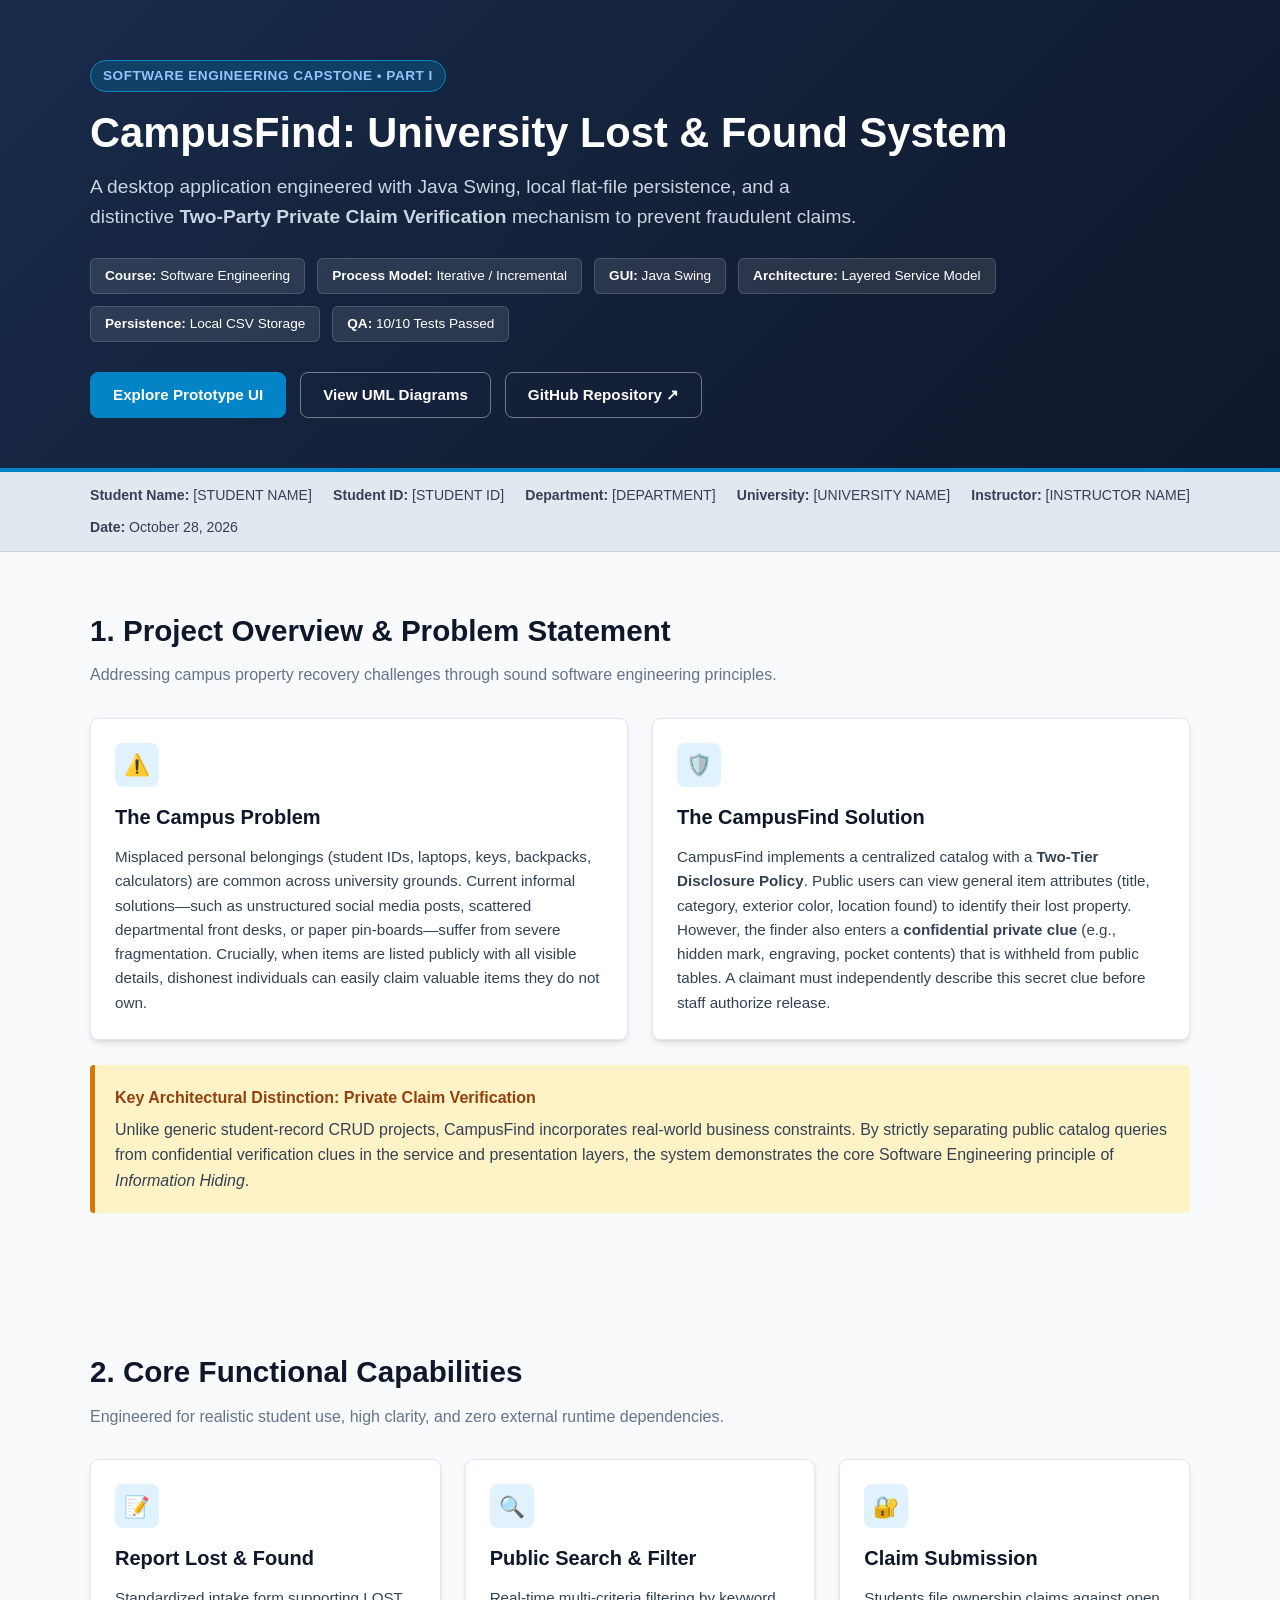
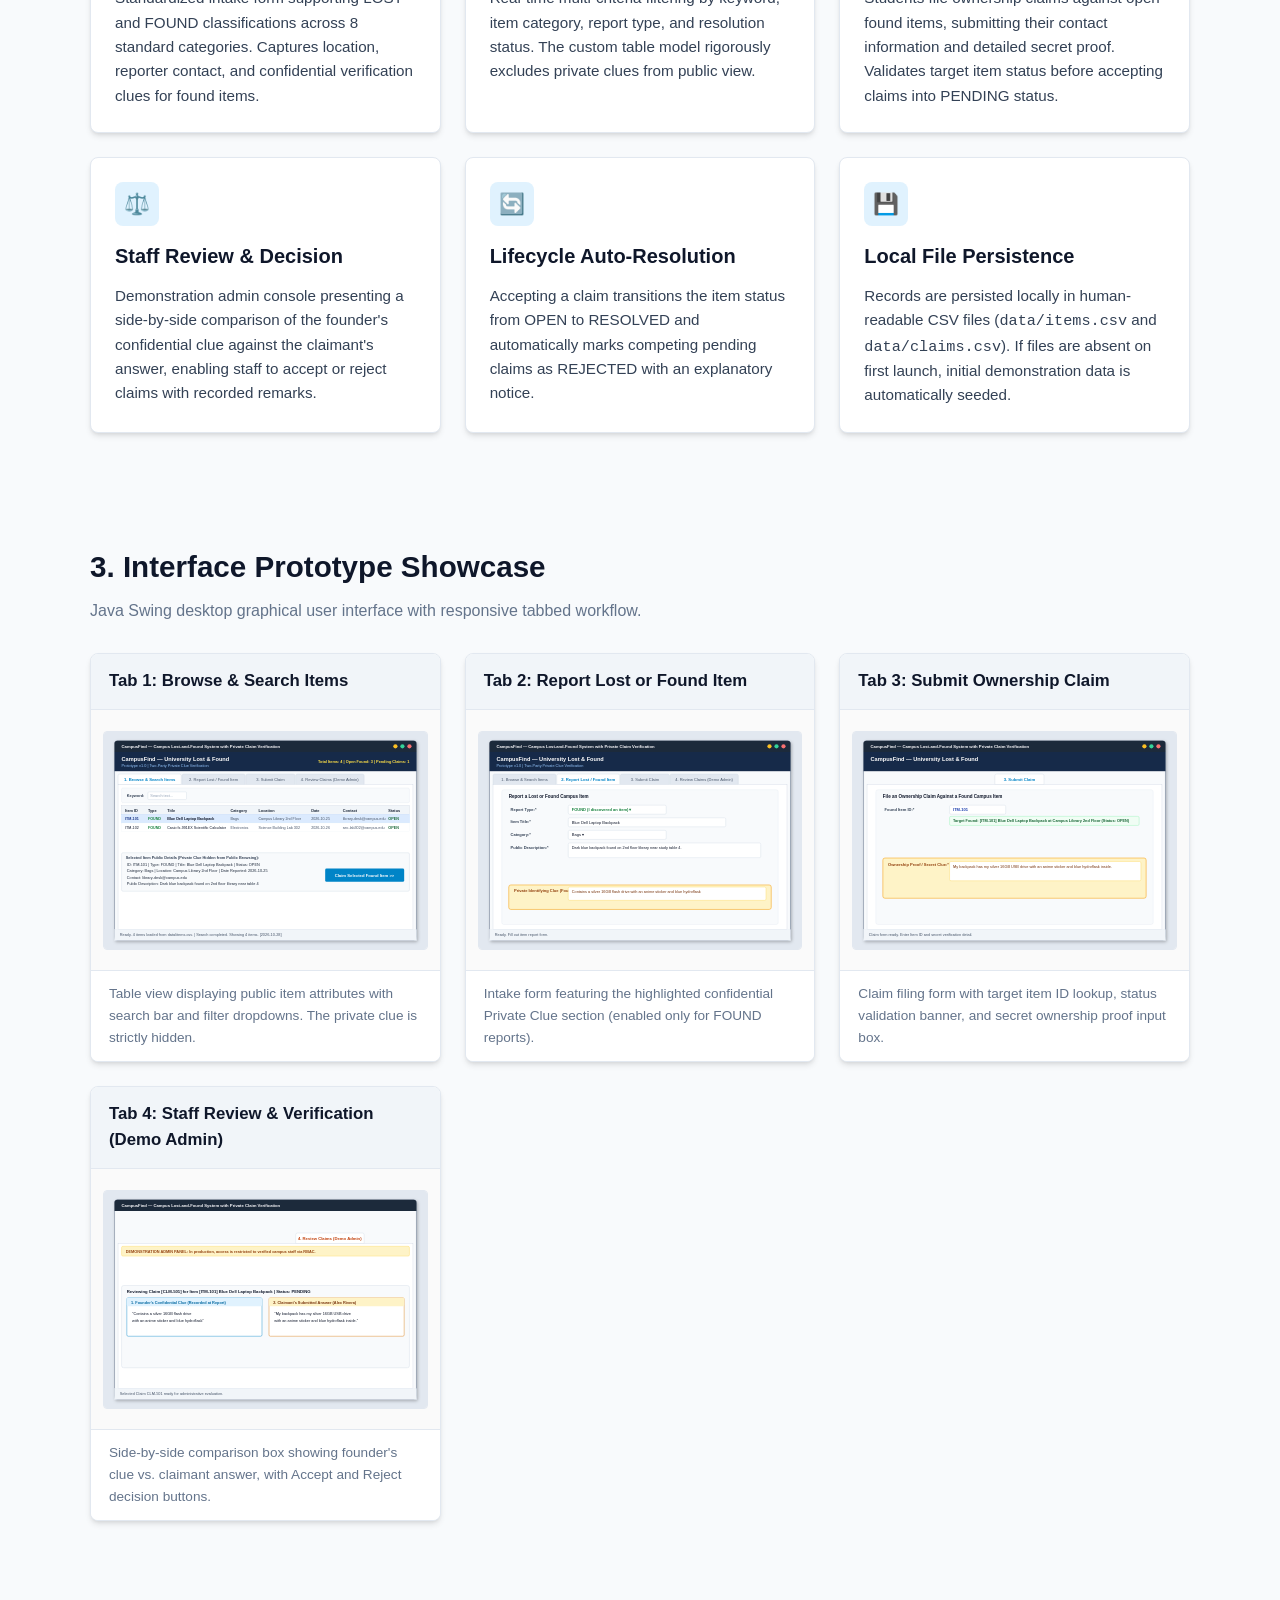
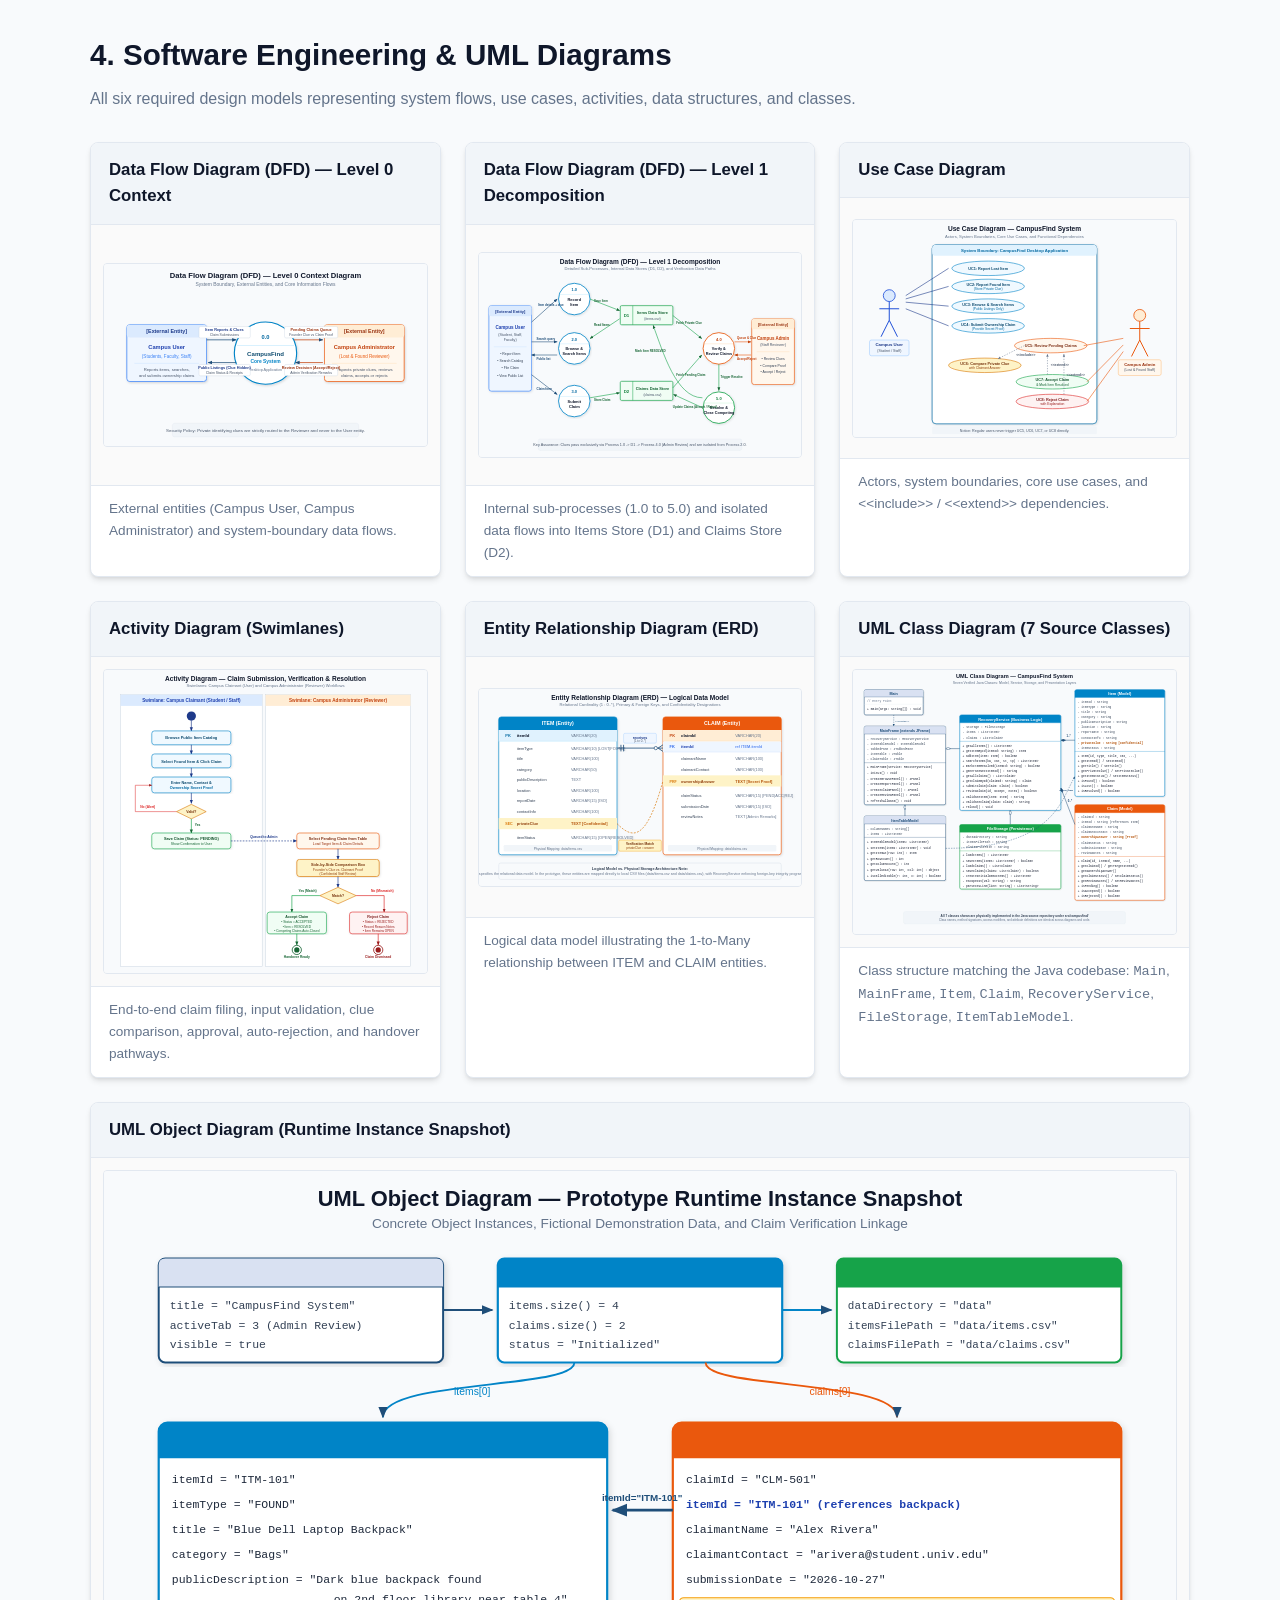
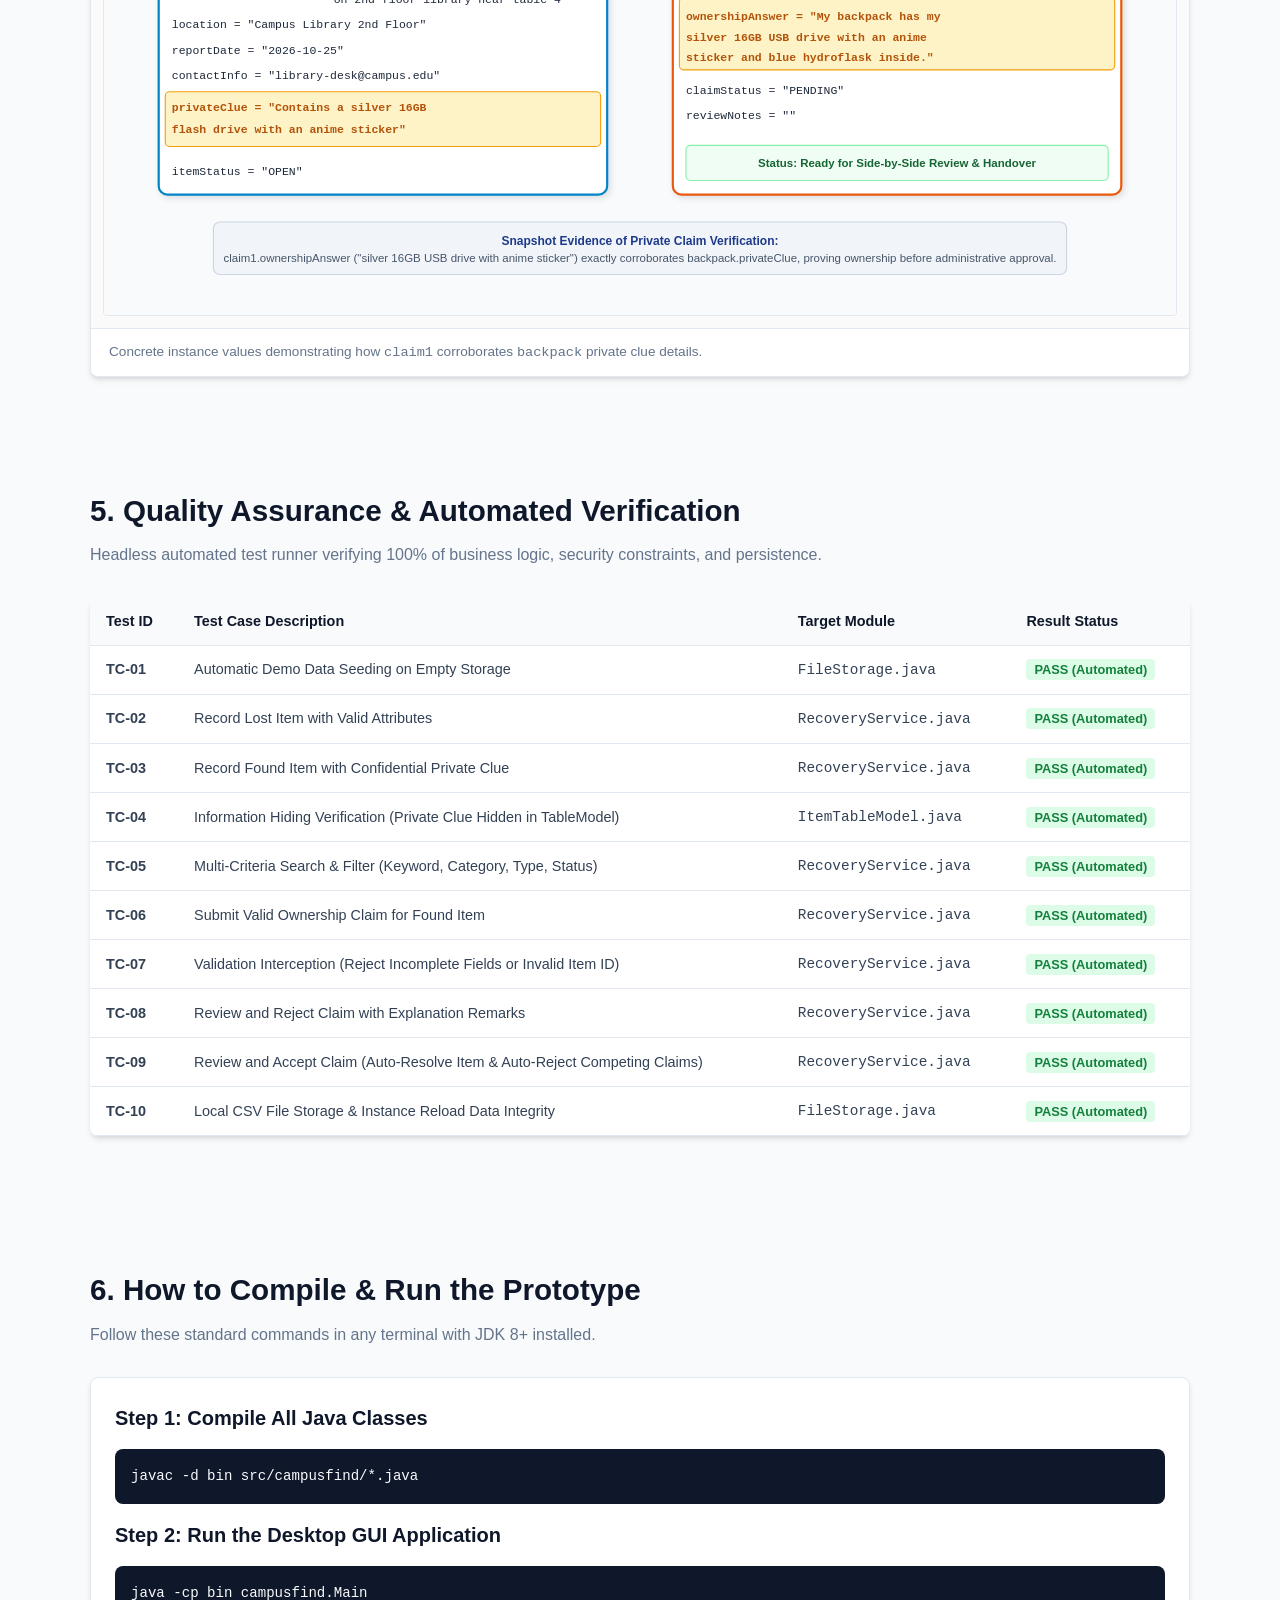
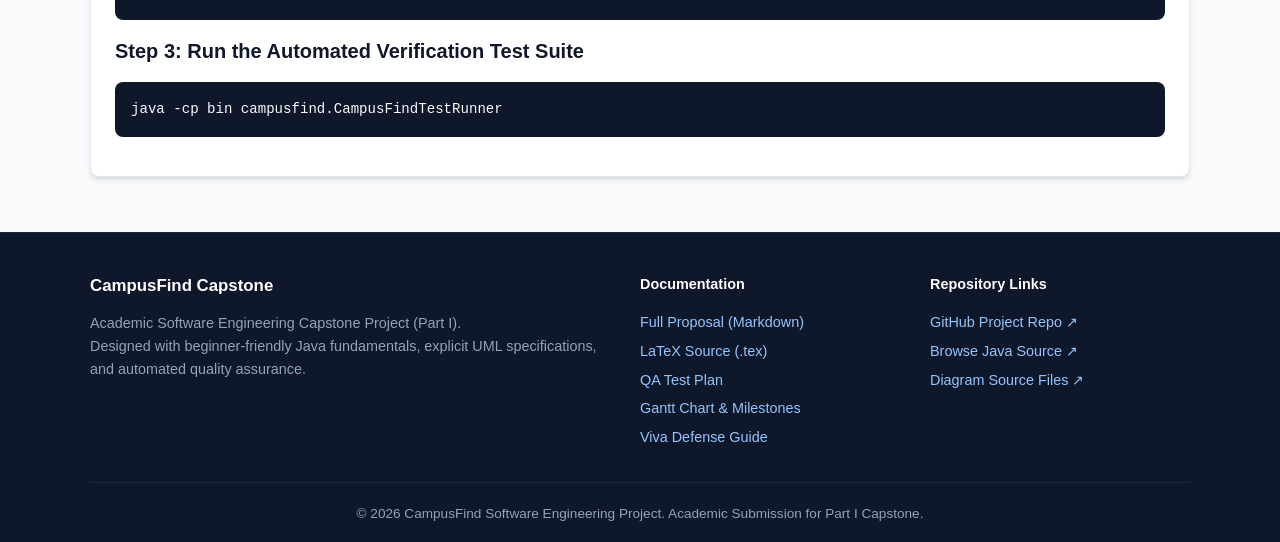
<file: index.html>
<!DOCTYPE html>
<html lang="en">
<head>
  <meta charset="UTF-8">
  <meta http-equiv="refresh" content="0; url=website/index.html">
  <meta name="viewport" content="width=device-width, initial-scale=1.0">
  <title>CampusFind — Project Landing Page</title>
  <style>
    body {
      font-family: -apple-system, BlinkMacSystemFont, "Segoe UI", Roboto, Helvetica, Arial, sans-serif;
      display: flex;
      flex-direction: column;
      align-items: center;
      justify-content: center;
      min-height: 100vh;
      margin: 0;
      background-color: #F8FAFC;
      color: #0F172A;
      text-align: center;
    }
    .card {
      background: white;
      padding: 35px;
      border-radius: 12px;
      box-shadow: 0 4px 6px -1px rgba(0,0,0,0.1), 0 2px 4px -2px rgba(0,0,0,0.1);
      max-width: 480px;
    }
    h1 {
      font-size: 1.5rem;
      color: #1F4E79;
      margin-bottom: 12px;
    }
    p {
      color: #64748B;
      font-size: 0.95rem;
      margin-bottom: 24px;
    }
    a.btn {
      display: inline-block;
      background: #0284C7;
      color: white;
      text-decoration: none;
      padding: 10px 20px;
      border-radius: 6px;
      font-weight: bold;
    }
    a.btn:hover {
      background: #0369A1;
    }
  </style>
</head>
<body>
  <div class="card">
    <h1>CampusFind Capstone</h1>
    <p>Loading project presentation landing page...</p>
    <a href="website/index.html" class="btn">View Project Page &rarr;</a>
  </div>
</body>
</html>
</file>
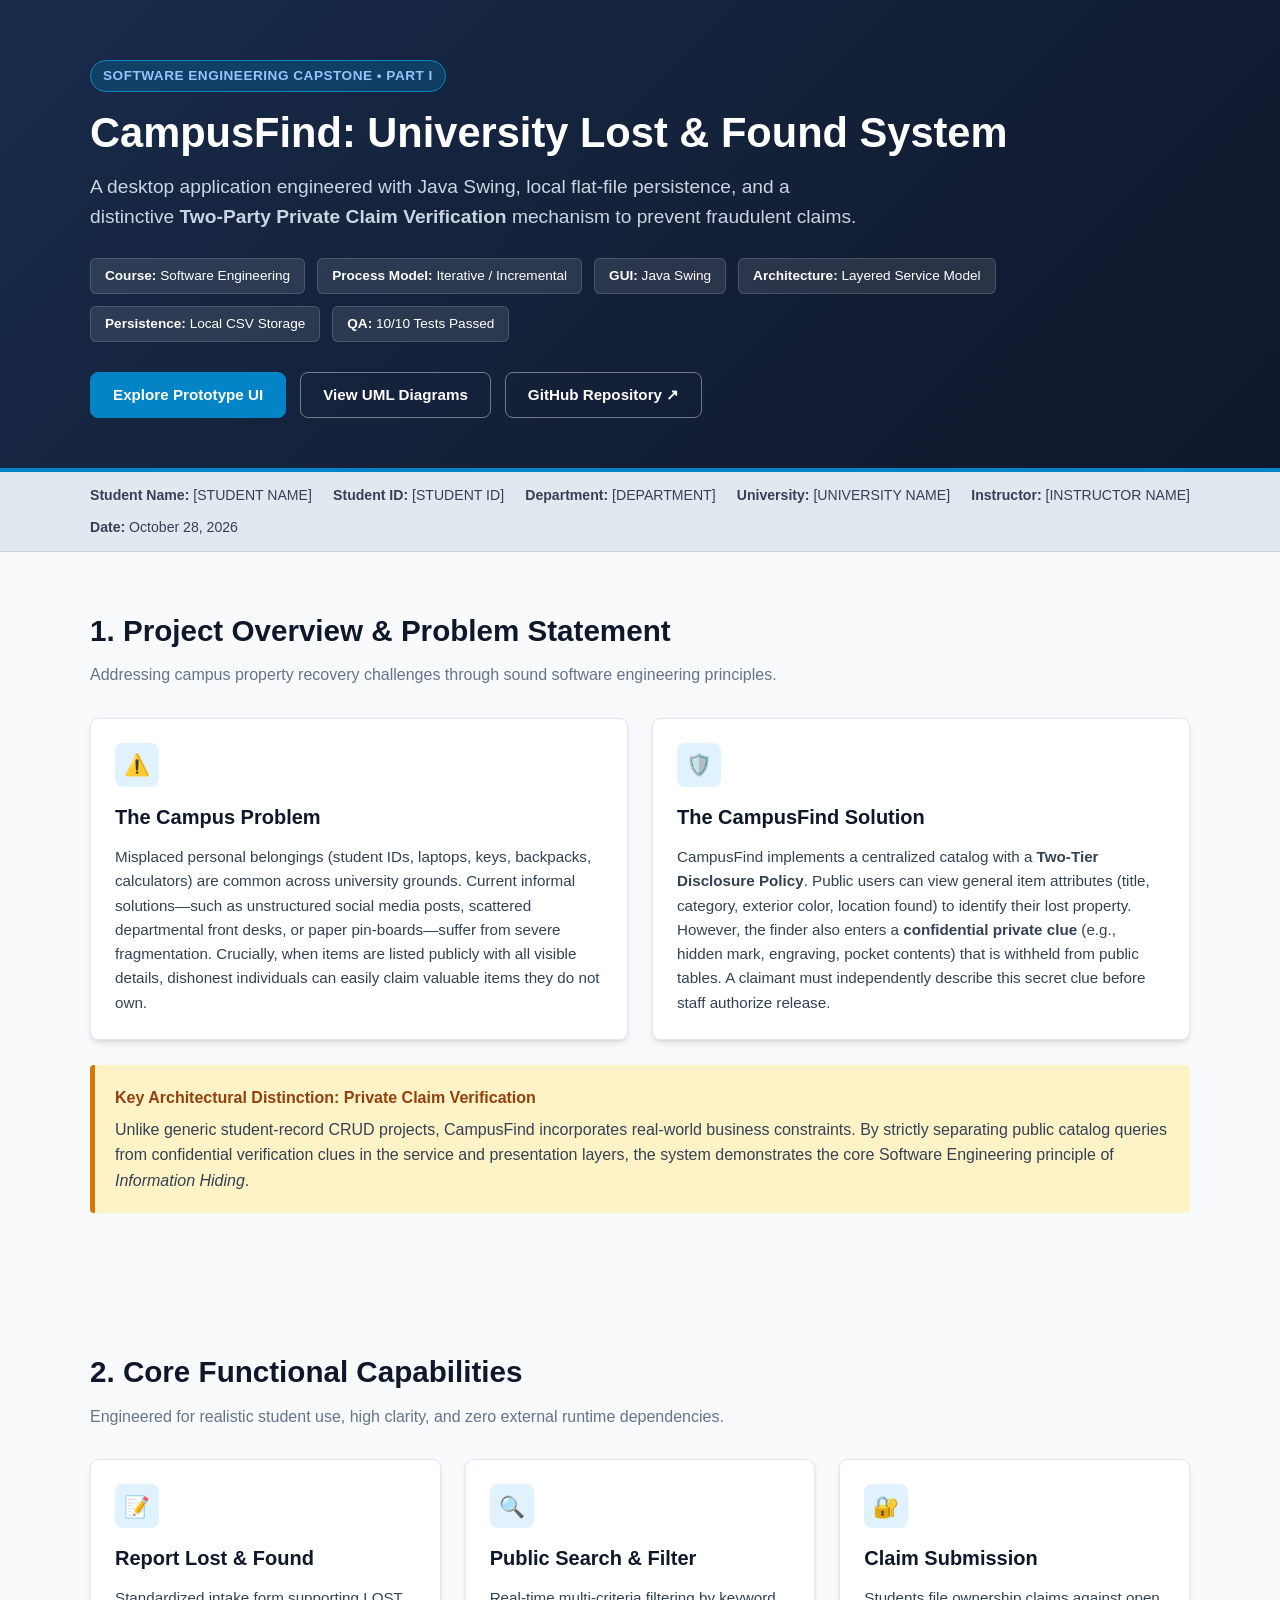
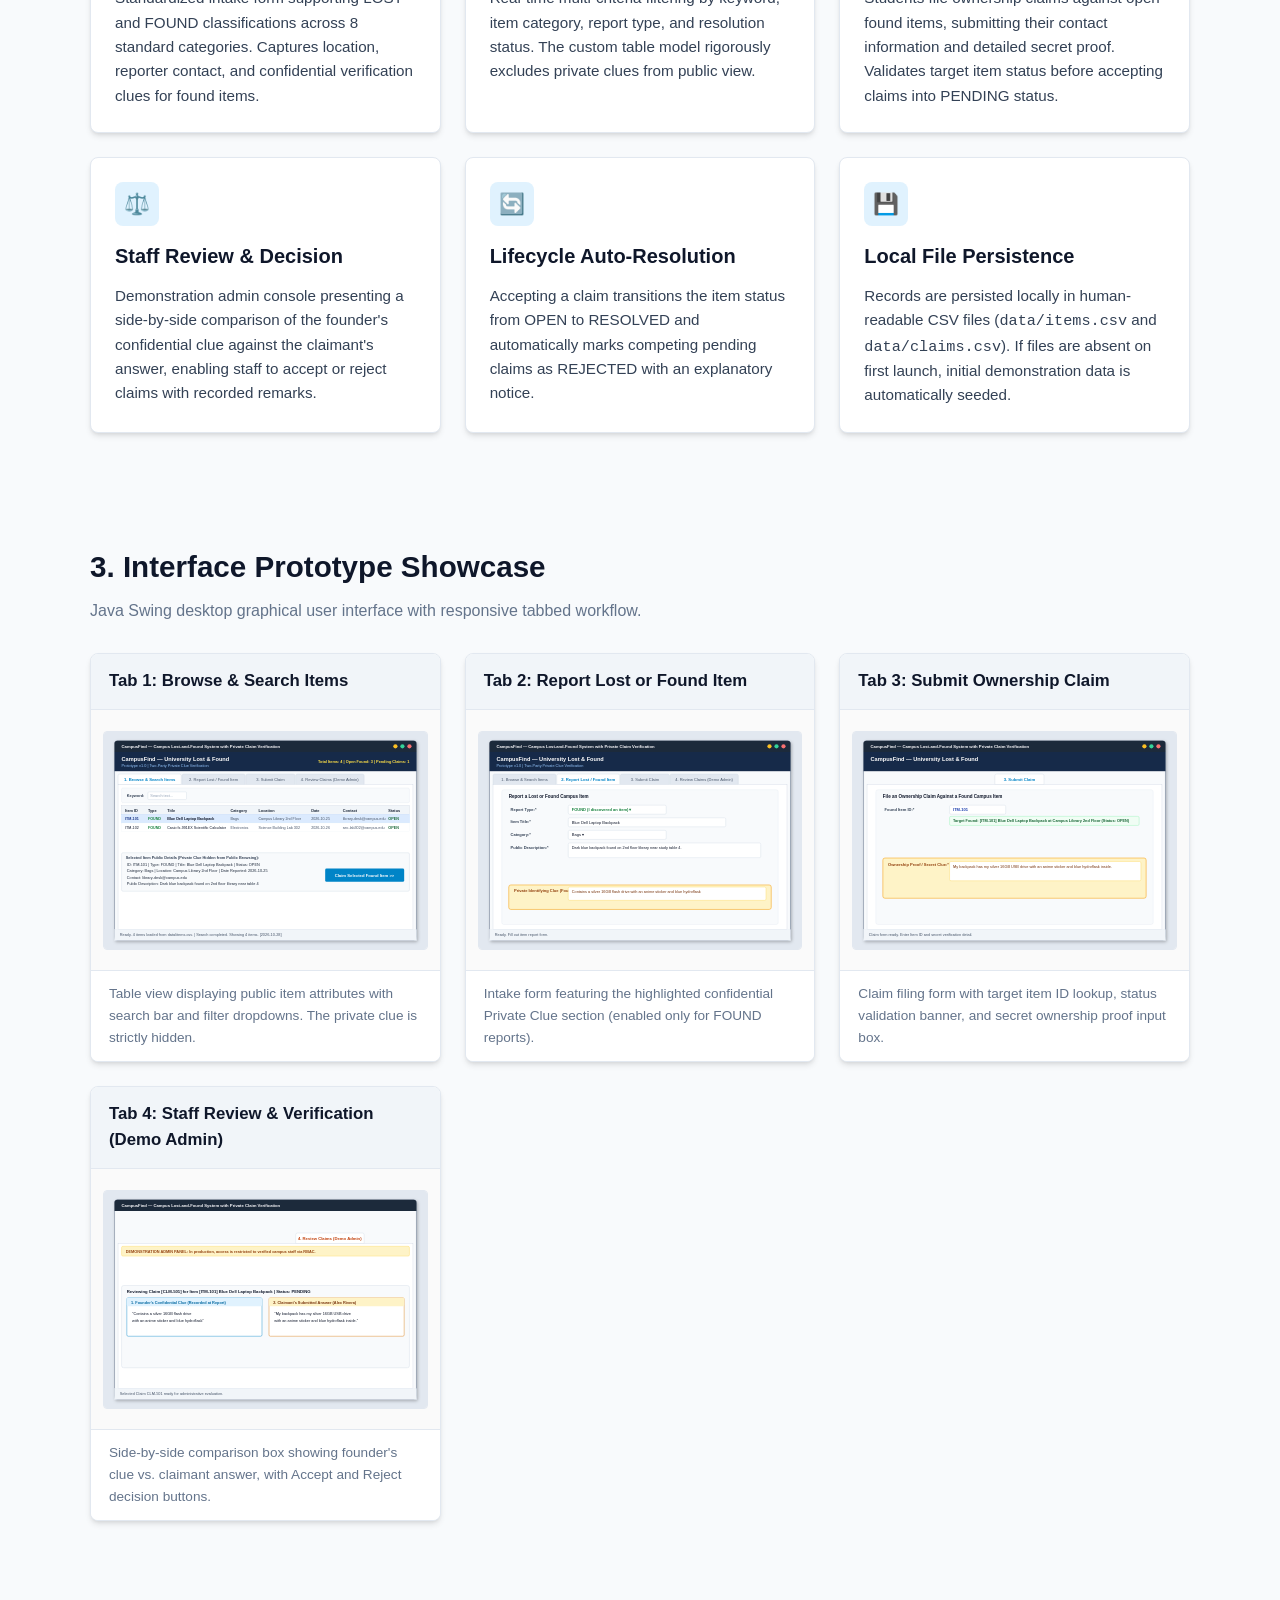
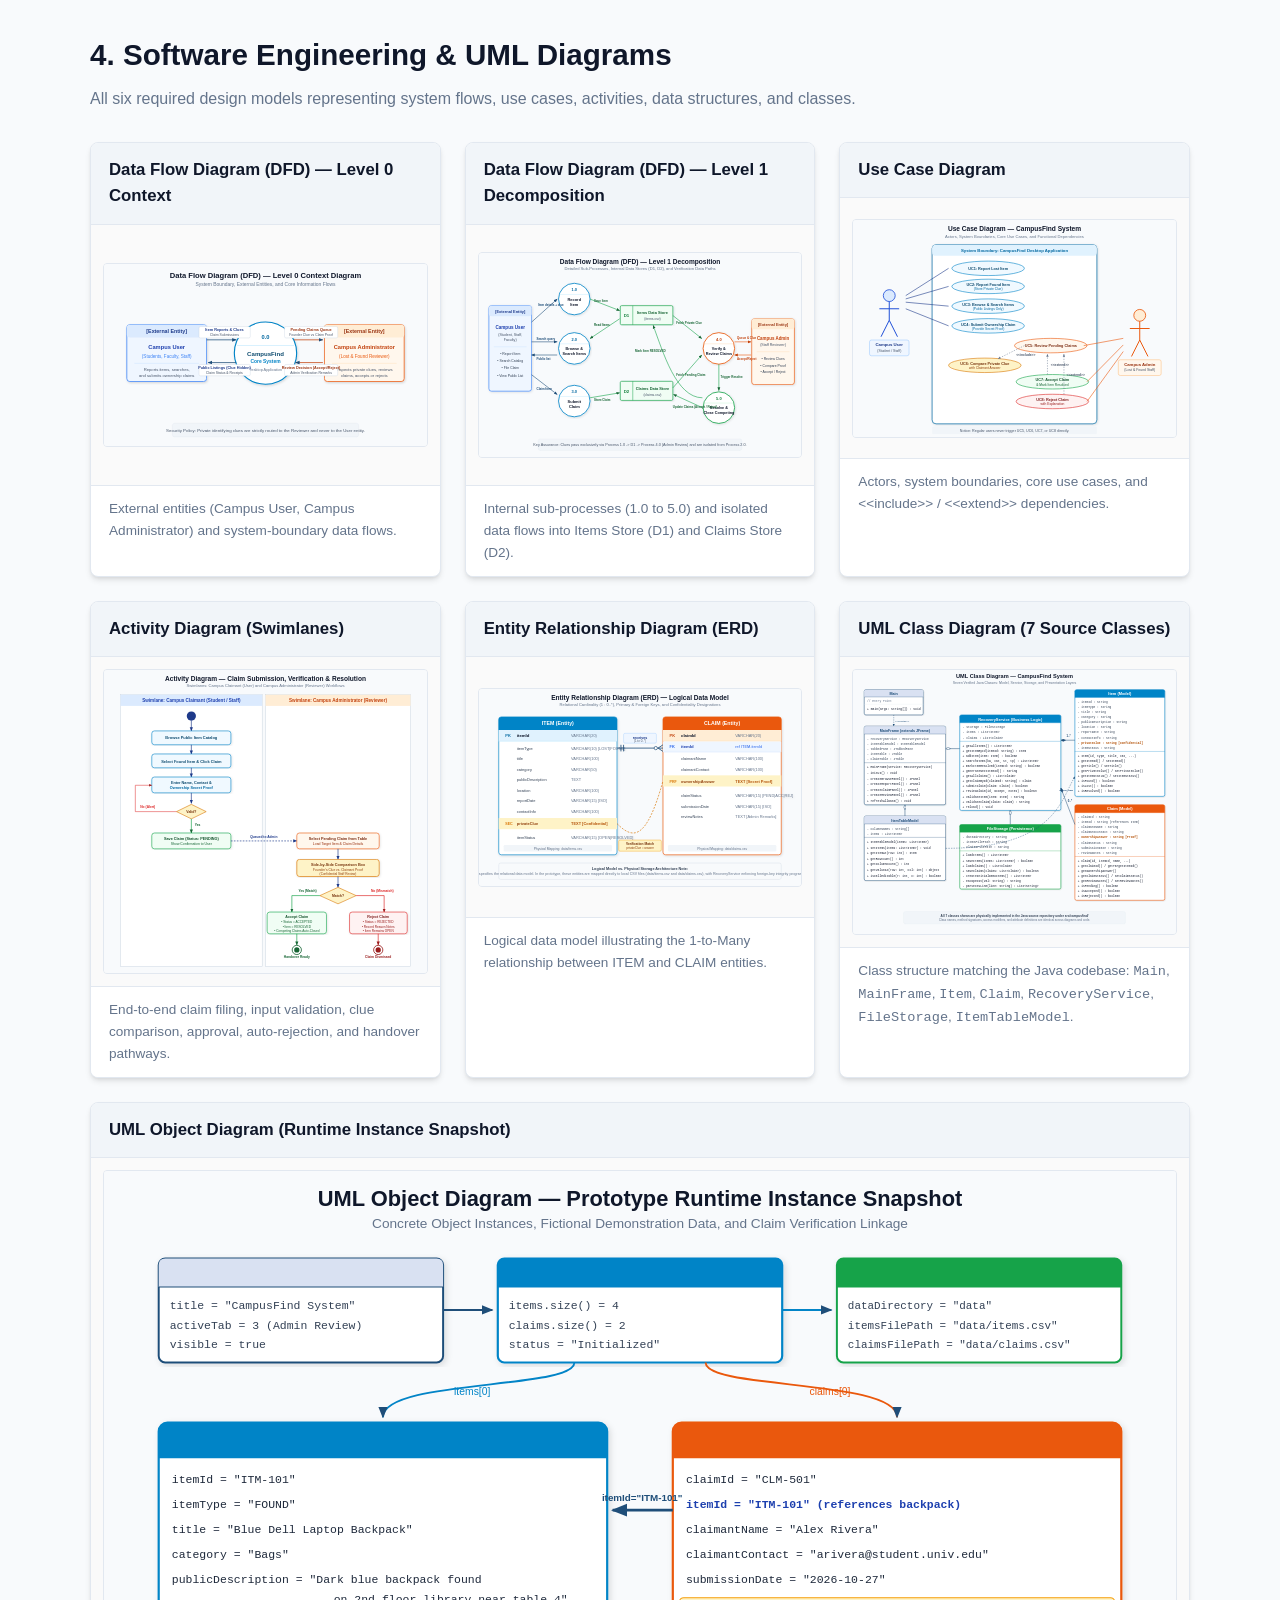
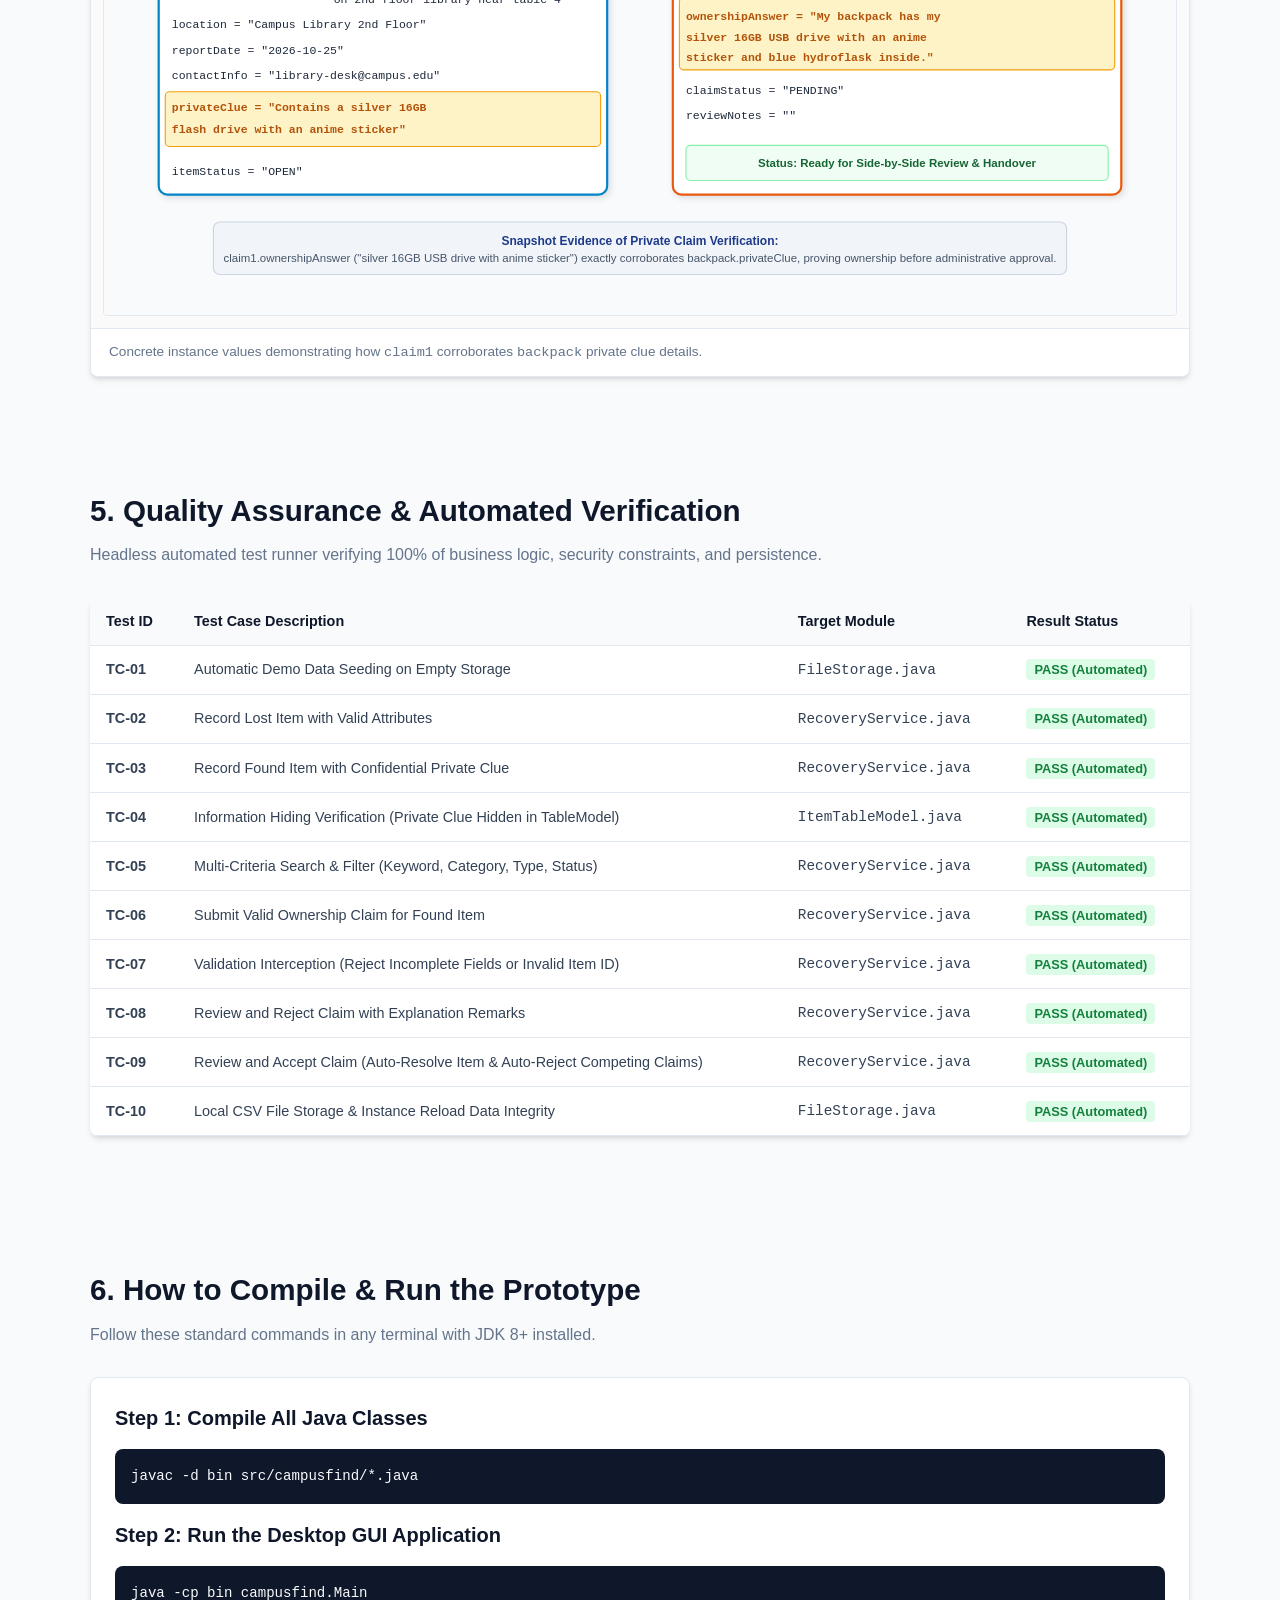
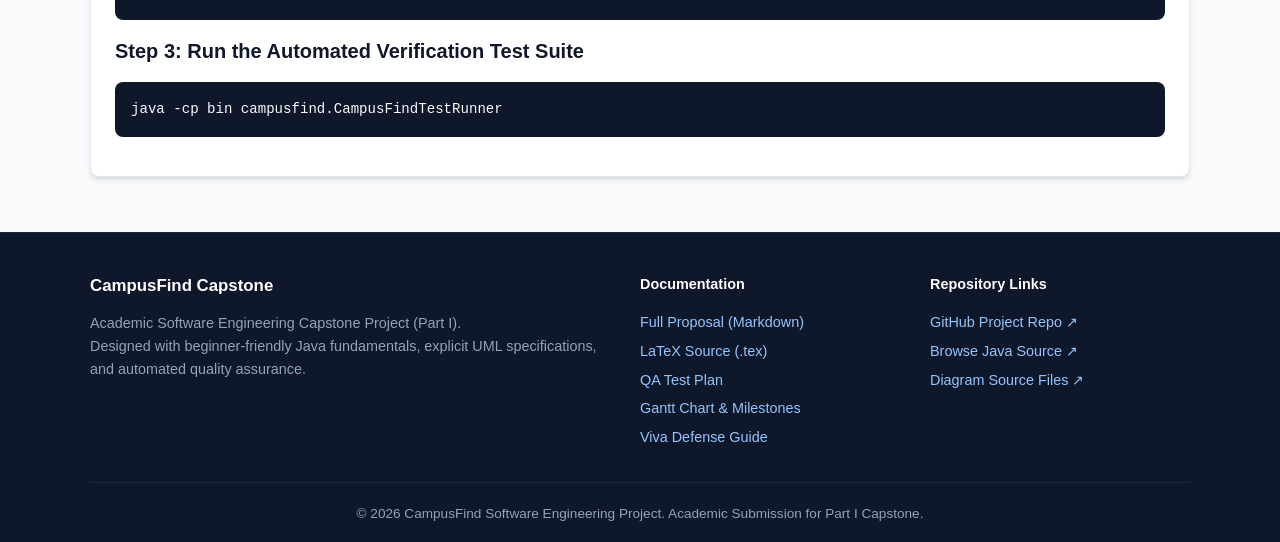
<file: website/index.html>
<!DOCTYPE html>
<html lang="en">
<head>
  <meta charset="UTF-8">
  <meta name="viewport" content="width=device-width, initial-scale=1.0">
  <title>CampusFind — Campus Lost-and-Found System</title>
  <link rel="stylesheet" href="style.css">
</head>
<body>

  <!-- HERO SECTION -->
  <header>
    <div class="container">
      <span class="hero-tag">Software Engineering Capstone • Part I</span>
      <h1>CampusFind: University Lost &amp; Found System</h1>
      <p class="lead">
        A desktop application engineered with Java Swing, local flat-file persistence, and a distinctive 
        <strong>Two-Party Private Claim Verification</strong> mechanism to prevent fraudulent claims.
      </p>

      <div class="hero-badges">
        <span class="badge"><strong>Course:</strong> Software Engineering</span>
        <span class="badge"><strong>Process Model:</strong> Iterative / Incremental</span>
        <span class="badge"><strong>GUI:</strong> Java Swing</span>
        <span class="badge"><strong>Architecture:</strong> Layered Service Model</span>
        <span class="badge"><strong>Persistence:</strong> Local CSV Storage</span>
        <span class="badge"><strong>QA:</strong> 10/10 Tests Passed</span>
      </div>

      <div class="btn-group">
        <a href="#prototype" class="btn btn-primary">Explore Prototype UI</a>
        <a href="#diagrams" class="btn btn-outline">View UML Diagrams</a>
        <a href="https://github.com/antor1112225/campusfind-java-se-capstone" class="btn btn-outline" target="_blank" rel="noopener">GitHub Repository ↗</a>
      </div>
    </div>
  </header>

  <!-- ACADEMIC METADATA BAR -->
  <div style="background: #E2E8F0; padding: 12px 0; border-bottom: 1px solid #CBD5E1; font-size: 0.88rem;">
    <div class="container" style="display: flex; justify-content: space-between; flex-wrap: wrap; gap: 10px;">
      <span><strong>Student Name:</strong> [STUDENT NAME]</span>
      <span><strong>Student ID:</strong> [STUDENT ID]</span>
      <span><strong>Department:</strong> [DEPARTMENT]</span>
      <span><strong>University:</strong> [UNIVERSITY NAME]</span>
      <span><strong>Instructor:</strong> [INSTRUCTOR NAME]</span>
      <span><strong>Date:</strong> October 28, 2026</span>
    </div>
  </div>

  <main class="container">

    <!-- 1. EXECUTIVE SUMMARY & PROBLEM STATEMENT -->
    <section id="overview">
      <h2 class="section-title">1. Project Overview &amp; Problem Statement</h2>
      <p class="section-subtitle">Addressing campus property recovery challenges through sound software engineering principles.</p>

      <div class="grid-2">
        <div class="card">
          <div class="feature-icon">⚠️</div>
          <h3>The Campus Problem</h3>
          <p>
            Misplaced personal belongings (student IDs, laptops, keys, backpacks, calculators) are common across 
            university grounds. Current informal solutions—such as unstructured social media posts, scattered departmental 
            front desks, or paper pin-boards—suffer from severe fragmentation. Crucially, when items are listed publicly 
            with all visible details, dishonest individuals can easily claim valuable items they do not own.
          </p>
        </div>

        <div class="card">
          <div class="feature-icon">🛡️</div>
          <h3>The CampusFind Solution</h3>
          <p>
            CampusFind implements a centralized catalog with a <strong>Two-Tier Disclosure Policy</strong>. 
            Public users can view general item attributes (title, category, exterior color, location found) 
            to identify their lost property. However, the finder also enters a <strong>confidential private clue</strong> 
            (e.g., hidden mark, engraving, pocket contents) that is withheld from public tables. A claimant must 
            independently describe this secret clue before staff authorize release.
          </p>
        </div>
      </div>

      <div class="highlight-box">
        <h4>Key Architectural Distinction: Private Claim Verification</h4>
        <p>
          Unlike generic student-record CRUD projects, CampusFind incorporates real-world business constraints. 
          By strictly separating public catalog queries from confidential verification clues in the service and presentation layers, 
          the system demonstrates the core Software Engineering principle of <em>Information Hiding</em>.
        </p>
      </div>
    </section>

    <!-- 2. CORE FEATURES & ARCHITECTURE -->
    <section id="features">
      <h2 class="section-title">2. Core Functional Capabilities</h2>
      <p class="section-subtitle">Engineered for realistic student use, high clarity, and zero external runtime dependencies.</p>

      <div class="grid-3">
        <div class="card">
          <div class="feature-icon">📝</div>
          <h3>Report Lost &amp; Found</h3>
          <p>
            Standardized intake form supporting LOST and FOUND classifications across 8 standard categories. 
            Captures location, reporter contact, and confidential verification clues for found items.
          </p>
        </div>

        <div class="card">
          <div class="feature-icon">🔍</div>
          <h3>Public Search &amp; Filter</h3>
          <p>
            Real-time multi-criteria filtering by keyword, item category, report type, and resolution status. 
            The custom table model rigorously excludes private clues from public view.
          </p>
        </div>

        <div class="card">
          <div class="feature-icon">🔐</div>
          <h3>Claim Submission</h3>
          <p>
            Students file ownership claims against open found items, submitting their contact information and 
            detailed secret proof. Validates target item status before accepting claims into PENDING status.
          </p>
        </div>

        <div class="card">
          <div class="feature-icon">⚖️</div>
          <h3>Staff Review &amp; Decision</h3>
          <p>
            Demonstration admin console presenting a side-by-side comparison of the founder's confidential clue 
            against the claimant's answer, enabling staff to accept or reject claims with recorded remarks.
          </p>
        </div>

        <div class="card">
          <div class="feature-icon">🔄</div>
          <h3>Lifecycle Auto-Resolution</h3>
          <p>
            Accepting a claim transitions the item status from OPEN to RESOLVED and automatically marks competing 
            pending claims as REJECTED with an explanatory notice.
          </p>
        </div>

        <div class="card">
          <div class="feature-icon">💾</div>
          <h3>Local File Persistence</h3>
          <p>
            Records are persisted locally in human-readable CSV files (<code>data/items.csv</code> and <code>data/claims.csv</code>). 
            If files are absent on first launch, initial demonstration data is automatically seeded.
          </p>
        </div>
      </div>
    </section>

    <!-- 3. INTERFACE PROTOTYPE SHOWCASE -->
    <section id="prototype">
      <h2 class="section-title">3. Interface Prototype Showcase</h2>
      <p class="section-subtitle">Java Swing desktop graphical user interface with responsive tabbed workflow.</p>

      <div class="grid-2">
        <div class="diagram-card">
          <div class="diagram-header">
            <h4>Tab 1: Browse &amp; Search Items</h4>
          </div>
          <div class="diagram-body">
            <img src="../proposal/screenshots/ui-browse.svg" alt="Browse and Search Items Screen">
          </div>
          <div class="diagram-footer">
            Table view displaying public item attributes with search bar and filter dropdowns. The private clue is strictly hidden.
          </div>
        </div>

        <div class="diagram-card">
          <div class="diagram-header">
            <h4>Tab 2: Report Lost or Found Item</h4>
          </div>
          <div class="diagram-body">
            <img src="../proposal/screenshots/ui-report.svg" alt="Report Lost or Found Item Screen">
          </div>
          <div class="diagram-footer">
            Intake form featuring the highlighted confidential Private Clue section (enabled only for FOUND reports).
          </div>
        </div>

        <div class="diagram-card">
          <div class="diagram-header">
            <h4>Tab 3: Submit Ownership Claim</h4>
          </div>
          <div class="diagram-body">
            <img src="../proposal/screenshots/ui-claim.svg" alt="Submit Ownership Claim Screen">
          </div>
          <div class="diagram-footer">
            Claim filing form with target item ID lookup, status validation banner, and secret ownership proof input box.
          </div>
        </div>

        <div class="diagram-card">
          <div class="diagram-header">
            <h4>Tab 4: Staff Review &amp; Verification (Demo Admin)</h4>
          </div>
          <div class="diagram-body">
            <img src="../proposal/screenshots/ui-review.svg" alt="Review Claims Admin Screen">
          </div>
          <div class="diagram-footer">
            Side-by-side comparison box showing founder's clue vs. claimant answer, with Accept and Reject decision buttons.
          </div>
        </div>
      </div>
    </section>

    <!-- 4. UML & SOFTWARE DIAGRAMS GALLERY -->
    <section id="diagrams">
      <h2 class="section-title">4. Software Engineering &amp; UML Diagrams</h2>
      <p class="section-subtitle">All six required design models representing system flows, use cases, activities, data structures, and classes.</p>

      <div class="grid-2">
        <!-- DFD Level 0 -->
        <div class="diagram-card">
          <div class="diagram-header">
            <h4>Data Flow Diagram (DFD) — Level 0 Context</h4>
          </div>
          <div class="diagram-body">
            <img src="../proposal/diagrams/dfd-context.svg" alt="Context Data Flow Diagram">
          </div>
          <div class="diagram-footer">
            External entities (Campus User, Campus Administrator) and system-boundary data flows.
          </div>
        </div>

        <!-- DFD Level 1 -->
        <div class="diagram-card">
          <div class="diagram-header">
            <h4>Data Flow Diagram (DFD) — Level 1 Decomposition</h4>
          </div>
          <div class="diagram-body">
            <img src="../proposal/diagrams/dfd-level1.svg" alt="Level 1 Data Flow Diagram">
          </div>
          <div class="diagram-footer">
            Internal sub-processes (1.0 to 5.0) and isolated data flows into Items Store (D1) and Claims Store (D2).
          </div>
        </div>

        <!-- Use Case Diagram -->
        <div class="diagram-card">
          <div class="diagram-header">
            <h4>Use Case Diagram</h4>
          </div>
          <div class="diagram-body">
            <img src="../proposal/diagrams/use-case.svg" alt="Use Case Diagram">
          </div>
          <div class="diagram-footer">
            Actors, system boundaries, core use cases, and &lt;&lt;include&gt;&gt; / &lt;&lt;extend&gt;&gt; dependencies.
          </div>
        </div>

        <!-- Activity Diagram -->
        <div class="diagram-card">
          <div class="diagram-header">
            <h4>Activity Diagram (Swimlanes)</h4>
          </div>
          <div class="diagram-body">
            <img src="../proposal/diagrams/activity.svg" alt="Activity Diagram">
          </div>
          <div class="diagram-footer">
            End-to-end claim filing, input validation, clue comparison, approval, auto-rejection, and handover pathways.
          </div>
        </div>

        <!-- ERD -->
        <div class="diagram-card">
          <div class="diagram-header">
            <h4>Entity Relationship Diagram (ERD)</h4>
          </div>
          <div class="diagram-body">
            <img src="../proposal/diagrams/erd.svg" alt="Entity Relationship Diagram">
          </div>
          <div class="diagram-footer">
            Logical data model illustrating the 1-to-Many relationship between ITEM and CLAIM entities.
          </div>
        </div>

        <!-- Class Diagram -->
        <div class="diagram-card">
          <div class="diagram-header">
            <h4>UML Class Diagram (7 Source Classes)</h4>
          </div>
          <div class="diagram-body">
            <img src="../proposal/diagrams/class-diagram.svg" alt="Class Diagram">
          </div>
          <div class="diagram-footer">
            Class structure matching the Java codebase: <code>Main</code>, <code>MainFrame</code>, <code>Item</code>, <code>Claim</code>, <code>RecoveryService</code>, <code>FileStorage</code>, <code>ItemTableModel</code>.
          </div>
        </div>

        <!-- Object Diagram -->
        <div class="diagram-card" style="grid-column: 1 / -1;">
          <div class="diagram-header">
            <h4>UML Object Diagram (Runtime Instance Snapshot)</h4>
          </div>
          <div class="diagram-body">
            <img src="../proposal/diagrams/object-diagram.svg" alt="Object Diagram">
          </div>
          <div class="diagram-footer">
            Concrete instance values demonstrating how <code>claim1</code> corroborates <code>backpack</code> private clue details.
          </div>
        </div>
      </div>
    </section>

    <!-- 5. VERIFICATION & QUALITY ASSURANCE -->
    <section id="qa">
      <h2 class="section-title">5. Quality Assurance &amp; Automated Verification</h2>
      <p class="section-subtitle">Headless automated test runner verifying 100% of business logic, security constraints, and persistence.</p>

      <table class="styled-table">
        <thead>
          <tr>
            <th>Test ID</th>
            <th>Test Case Description</th>
            <th>Target Module</th>
            <th>Result Status</th>
          </tr>
        </thead>
        <tbody>
          <tr>
            <td><strong>TC-01</strong></td>
            <td>Automatic Demo Data Seeding on Empty Storage</td>
            <td><code>FileStorage.java</code></td>
            <td><span class="status-pass">PASS (Automated)</span></td>
          </tr>
          <tr>
            <td><strong>TC-02</strong></td>
            <td>Record Lost Item with Valid Attributes</td>
            <td><code>RecoveryService.java</code></td>
            <td><span class="status-pass">PASS (Automated)</span></td>
          </tr>
          <tr>
            <td><strong>TC-03</strong></td>
            <td>Record Found Item with Confidential Private Clue</td>
            <td><code>RecoveryService.java</code></td>
            <td><span class="status-pass">PASS (Automated)</span></td>
          </tr>
          <tr>
            <td><strong>TC-04</strong></td>
            <td>Information Hiding Verification (Private Clue Hidden in TableModel)</td>
            <td><code>ItemTableModel.java</code></td>
            <td><span class="status-pass">PASS (Automated)</span></td>
          </tr>
          <tr>
            <td><strong>TC-05</strong></td>
            <td>Multi-Criteria Search &amp; Filter (Keyword, Category, Type, Status)</td>
            <td><code>RecoveryService.java</code></td>
            <td><span class="status-pass">PASS (Automated)</span></td>
          </tr>
          <tr>
            <td><strong>TC-06</strong></td>
            <td>Submit Valid Ownership Claim for Found Item</td>
            <td><code>RecoveryService.java</code></td>
            <td><span class="status-pass">PASS (Automated)</span></td>
          </tr>
          <tr>
            <td><strong>TC-07</strong></td>
            <td>Validation Interception (Reject Incomplete Fields or Invalid Item ID)</td>
            <td><code>RecoveryService.java</code></td>
            <td><span class="status-pass">PASS (Automated)</span></td>
          </tr>
          <tr>
            <td><strong>TC-08</strong></td>
            <td>Review and Reject Claim with Explanation Remarks</td>
            <td><code>RecoveryService.java</code></td>
            <td><span class="status-pass">PASS (Automated)</span></td>
          </tr>
          <tr>
            <td><strong>TC-09</strong></td>
            <td>Review and Accept Claim (Auto-Resolve Item &amp; Auto-Reject Competing Claims)</td>
            <td><code>RecoveryService.java</code></td>
            <td><span class="status-pass">PASS (Automated)</span></td>
          </tr>
          <tr>
            <td><strong>TC-10</strong></td>
            <td>Local CSV File Storage &amp; Instance Reload Data Integrity</td>
            <td><code>FileStorage.java</code></td>
            <td><span class="status-pass">PASS (Automated)</span></td>
          </tr>
        </tbody>
      </table>
    </section>

    <!-- 6. QUICK START & RUN INSTRUCTIONS -->
    <section id="run">
      <h2 class="section-title">6. How to Compile &amp; Run the Prototype</h2>
      <p class="section-subtitle">Follow these standard commands in any terminal with JDK 8+ installed.</p>

      <div class="card">
        <h3>Step 1: Compile All Java Classes</h3>
        <pre class="code-box">javac -d bin src/campusfind/*.java</pre>

        <h3>Step 2: Run the Desktop GUI Application</h3>
        <pre class="code-box">java -cp bin campusfind.Main</pre>

        <h3>Step 3: Run the Automated Verification Test Suite</h3>
        <pre class="code-box">java -cp bin campusfind.CampusFindTestRunner</pre>
      </div>
    </section>

  </main>

  <!-- FOOTER -->
  <footer>
    <div class="container">
      <div class="footer-grid">
        <div>
          <h3 style="color: #FFFFFF; margin-bottom: 12px;">CampusFind Capstone</h3>
          <p>
            Academic Software Engineering Capstone Project (Part I).<br>
            Designed with beginner-friendly Java fundamentals, explicit UML specifications, 
            and automated quality assurance.
          </p>
        </div>
        <div>
          <h4 style="color: #FFFFFF; margin-bottom: 12px;">Documentation</h4>
          <ul style="list-style: none; line-height: 2;">
            <li><a href="../proposal/proposal.md">Full Proposal (Markdown)</a></li>
            <li><a href="../proposal/proposal.tex">LaTeX Source (.tex)</a></li>
            <li><a href="../docs/test-plan.md">QA Test Plan</a></li>
            <li><a href="../docs/gantt-chart.md">Gantt Chart &amp; Milestones</a></li>
            <li><a href="../docs/viva-presentation-guide.md">Viva Defense Guide</a></li>
          </ul>
        </div>
        <div>
          <h4 style="color: #FFFFFF; margin-bottom: 12px;">Repository Links</h4>
          <ul style="list-style: none; line-height: 2;">
            <li><a href="https://github.com/antor1112225/campusfind-java-se-capstone" target="_blank" rel="noopener">GitHub Project Repo ↗</a></li>
            <li><a href="https://github.com/antor1112225/campusfind-java-se-capstone/tree/main/src/campusfind" target="_blank" rel="noopener">Browse Java Source ↗</a></li>
            <li><a href="https://github.com/antor1112225/campusfind-java-se-capstone/tree/main/proposal/diagrams" target="_blank" rel="noopener">Diagram Source Files ↗</a></li>
          </ul>
        </div>
      </div>
      <div class="footer-bottom">
        &copy; 2026 CampusFind Software Engineering Project. Academic Submission for Part I Capstone.
      </div>
    </div>
  </footer>

</body>
</html>
</file>
<file: website/style.css>
/* CampusFind Project Landing Page Stylesheet */
:root {
  --primary: #182B49;
  --primary-accent: #0284C7;
  --secondary: #0F172A;
  --success: #16A34A;
  --warning: #D97706;
  --danger: #DC2626;
  --bg-light: #F8FAFC;
  --card-bg: #FFFFFF;
  --border: #E2E8F0;
  --text-main: #334155;
  --text-muted: #64748B;
  --radius: 8px;
  --shadow: 0 4px 6px -1px rgba(0, 0, 0, 0.1), 0 2px 4px -2px rgba(0, 0, 0, 0.1);
}

* {
  box-sizing: border-box;
  margin: 0;
  padding: 0;
}

body {
  font-family: -apple-system, BlinkMacSystemFont, "Segoe UI", Roboto, Helvetica, Arial, sans-serif;
  color: var(--text-main);
  background-color: var(--bg-light);
  line-height: 1.6;
}

a {
  color: var(--primary-accent);
  text-decoration: none;
  font-weight: 500;
}

a:hover {
  text-decoration: underline;
}

.container {
  max-width: 1140px;
  margin: 0 auto;
  padding: 0 20px;
}

/* Header & Hero */
header {
  background: linear-gradient(135deg, var(--primary) 0%, #0F172A 100%);
  color: #FFFFFF;
  padding: 60px 0 50px 0;
  border-bottom: 4px solid var(--primary-accent);
}

.hero-tag {
  display: inline-block;
  background: rgba(2, 132, 199, 0.25);
  border: 1px solid var(--primary-accent);
  color: #93C5FD;
  padding: 4px 12px;
  border-radius: 20px;
  font-size: 0.85rem;
  font-weight: 600;
  letter-spacing: 0.5px;
  text-transform: uppercase;
  margin-bottom: 16px;
}

header h1 {
  font-size: 2.6rem;
  font-weight: 800;
  line-height: 1.2;
  margin-bottom: 14px;
}

header p.lead {
  font-size: 1.2rem;
  color: #CBD5E1;
  max-width: 780px;
  margin-bottom: 25px;
}

.hero-badges {
  display: flex;
  gap: 12px;
  flex-wrap: wrap;
  margin-bottom: 30px;
}

.badge {
  background: rgba(255, 255, 255, 0.1);
  padding: 6px 14px;
  border-radius: 6px;
  font-size: 0.85rem;
  border: 1px solid rgba(255, 255, 255, 0.15);
}

.btn-group {
  display: flex;
  gap: 14px;
  flex-wrap: wrap;
}

.btn {
  display: inline-flex;
  align-items: center;
  justify-content: center;
  padding: 10px 22px;
  border-radius: var(--radius);
  font-weight: 600;
  font-size: 0.95rem;
  cursor: pointer;
  transition: all 0.2s ease;
  text-decoration: none;
}

.btn-primary {
  background: var(--primary-accent);
  color: #FFFFFF;
  border: 1px solid var(--primary-accent);
}

.btn-primary:hover {
  background: #0369A1;
  text-decoration: none;
}

.btn-outline {
  background: transparent;
  color: #FFFFFF;
  border: 1px solid rgba(255, 255, 255, 0.4);
}

.btn-outline:hover {
  background: rgba(255, 255, 255, 0.1);
  color: #FFFFFF;
  text-decoration: none;
}

/* Sections */
section {
  padding: 55px 0;
}

.section-title {
  font-size: 1.85rem;
  font-weight: 700;
  color: var(--secondary);
  margin-bottom: 8px;
}

.section-subtitle {
  font-size: 1rem;
  color: var(--text-muted);
  margin-bottom: 30px;
}

/* Cards & Grids */
.grid-2 {
  display: grid;
  grid-template-columns: repeat(auto-fit, minmax(320px, 1fr));
  gap: 24px;
}

.grid-3 {
  display: grid;
  grid-template-columns: repeat(auto-fit, minmax(280px, 1fr));
  gap: 24px;
}

.grid-4 {
  display: grid;
  grid-template-columns: repeat(auto-fit, minmax(220px, 1fr));
  gap: 20px;
}

.card {
  background: var(--card-bg);
  border: 1px solid var(--border);
  border-radius: var(--radius);
  padding: 24px;
  box-shadow: var(--shadow);
  transition: transform 0.2s ease;
}

.card:hover {
  transform: translateY(-2px);
}

.card h3 {
  font-size: 1.25rem;
  font-weight: 600;
  color: var(--secondary);
  margin-bottom: 12px;
}

.card p {
  color: var(--text-main);
  font-size: 0.95rem;
}

/* Feature Icon */
.feature-icon {
  width: 44px;
  height: 44px;
  background: #E0F2FE;
  color: var(--primary-accent);
  border-radius: 8px;
  display: flex;
  align-items: center;
  justify-content: center;
  font-weight: bold;
  font-size: 1.3rem;
  margin-bottom: 14px;
}

/* Two-Tier Verification Banner */
.highlight-box {
  background: #FEF3C7;
  border-left: 5px solid var(--warning);
  padding: 20px;
  border-radius: 4px;
  margin: 25px 0;
}

.highlight-box h4 {
  color: #92400E;
  font-weight: 700;
  margin-bottom: 6px;
}

/* Diagram Gallery */
.diagram-card {
  background: #FFFFFF;
  border: 1px solid var(--border);
  border-radius: var(--radius);
  overflow: hidden;
  box-shadow: var(--shadow);
  display: flex;
  flex-direction: column;
}

.diagram-header {
  padding: 14px 18px;
  background: #F1F5F9;
  border-bottom: 1px solid var(--border);
}

.diagram-header h4 {
  font-size: 1.05rem;
  color: var(--secondary);
  font-weight: 600;
}

.diagram-body {
  padding: 12px;
  background: #FAFAFA;
  display: flex;
  justify-content: center;
  align-items: center;
  min-height: 260px;
}

.diagram-body img,
.diagram-body svg {
  max-width: 100%;
  height: auto;
  border: 1px solid #E2E8F0;
  border-radius: 4px;
}

.diagram-footer {
  padding: 12px 18px;
  font-size: 0.85rem;
  color: var(--text-muted);
  border-top: 1px solid var(--border);
  background: #FFFFFF;
}

/* Table styles */
.styled-table {
  width: 100%;
  border-collapse: collapse;
  margin: 20px 0;
  background: #FFFFFF;
  border-radius: var(--radius);
  overflow: hidden;
  box-shadow: var(--shadow);
}

.styled-table th,
.styled-table td {
  padding: 12px 16px;
  text-align: left;
  border-bottom: 1px solid var(--border);
  font-size: 0.9rem;
}

.styled-table th {
  background: #F8FAFC;
  font-weight: 600;
  color: var(--secondary);
}

.status-pass {
  background: #DCFCE7;
  color: #15803D;
  padding: 3px 8px;
  border-radius: 4px;
  font-weight: bold;
  font-size: 0.8rem;
}

/* Code block snippet */
pre.code-box {
  background: #0F172A;
  color: #F8FAFC;
  padding: 16px;
  border-radius: var(--radius);
  font-family: "Courier New", monospace;
  font-size: 0.88rem;
  overflow-x: auto;
  margin: 15px 0;
}

/* Footer */
footer {
  background: #0F172A;
  color: #94A3B8;
  padding: 40px 0 30px 0;
  border-top: 1px solid #1E293B;
  font-size: 0.9rem;
}

footer a {
  color: #93C5FD;
}

.footer-grid {
  display: grid;
  grid-template-columns: 2fr 1fr 1fr;
  gap: 30px;
  margin-bottom: 30px;
}

.footer-bottom {
  text-align: center;
  padding-top: 20px;
  border-top: 1px solid #1E293B;
  font-size: 0.85rem;
}

@media (max-width: 768px) {
  header h1 {
    font-size: 2rem;
  }
  .footer-grid {
    grid-template-columns: 1fr;
  }
}
</file>
